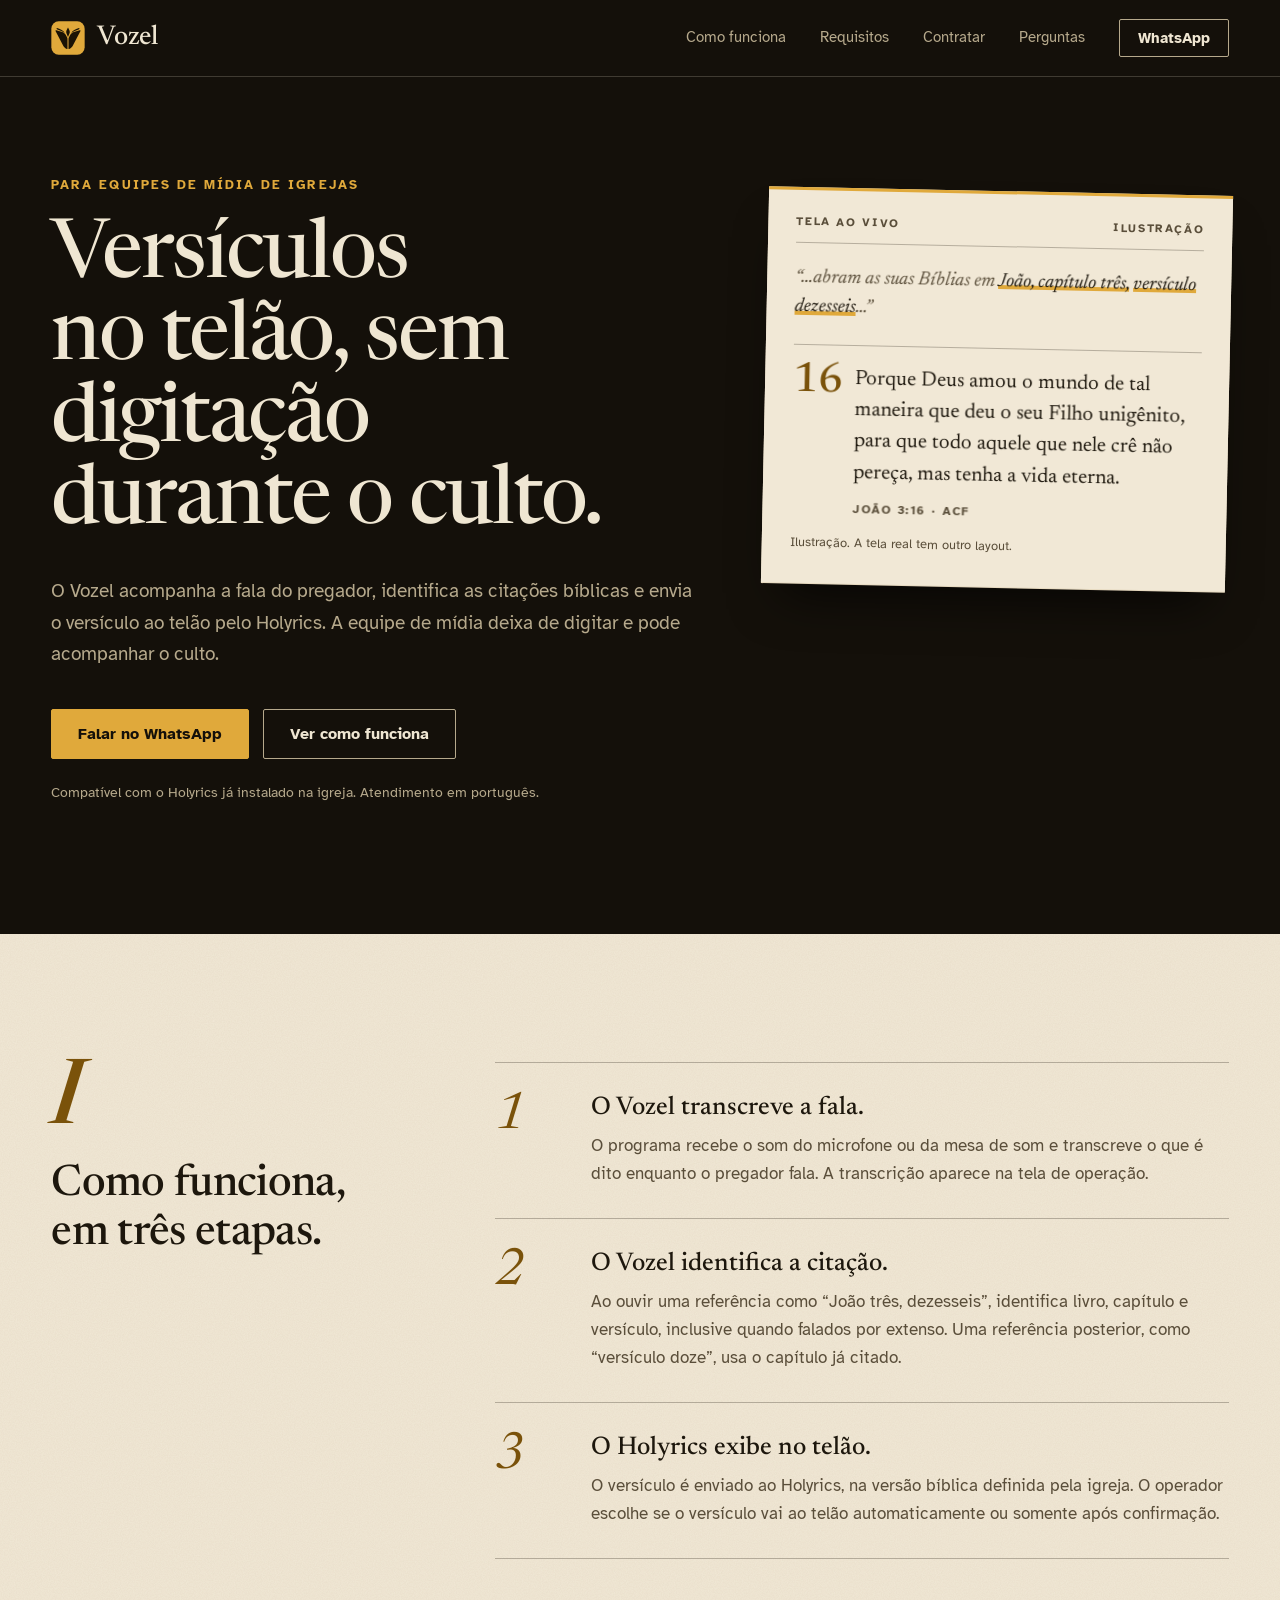
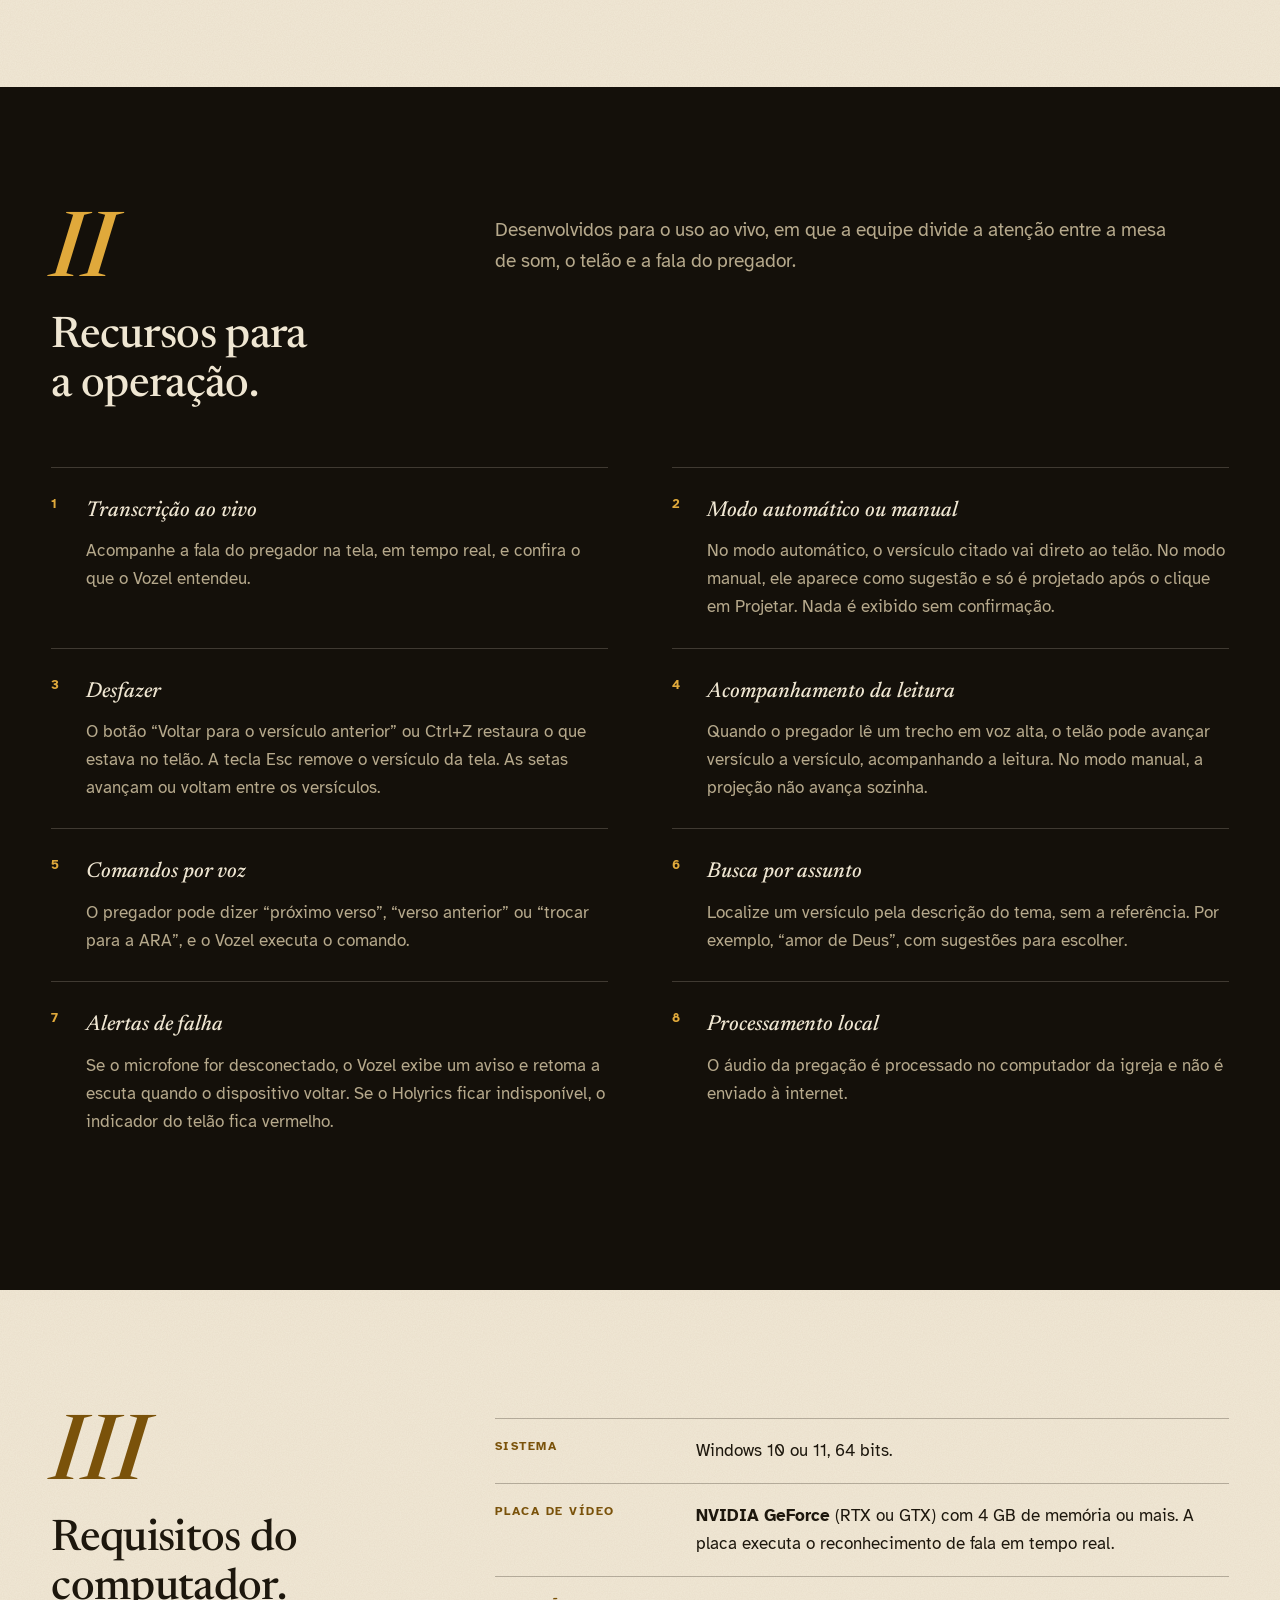
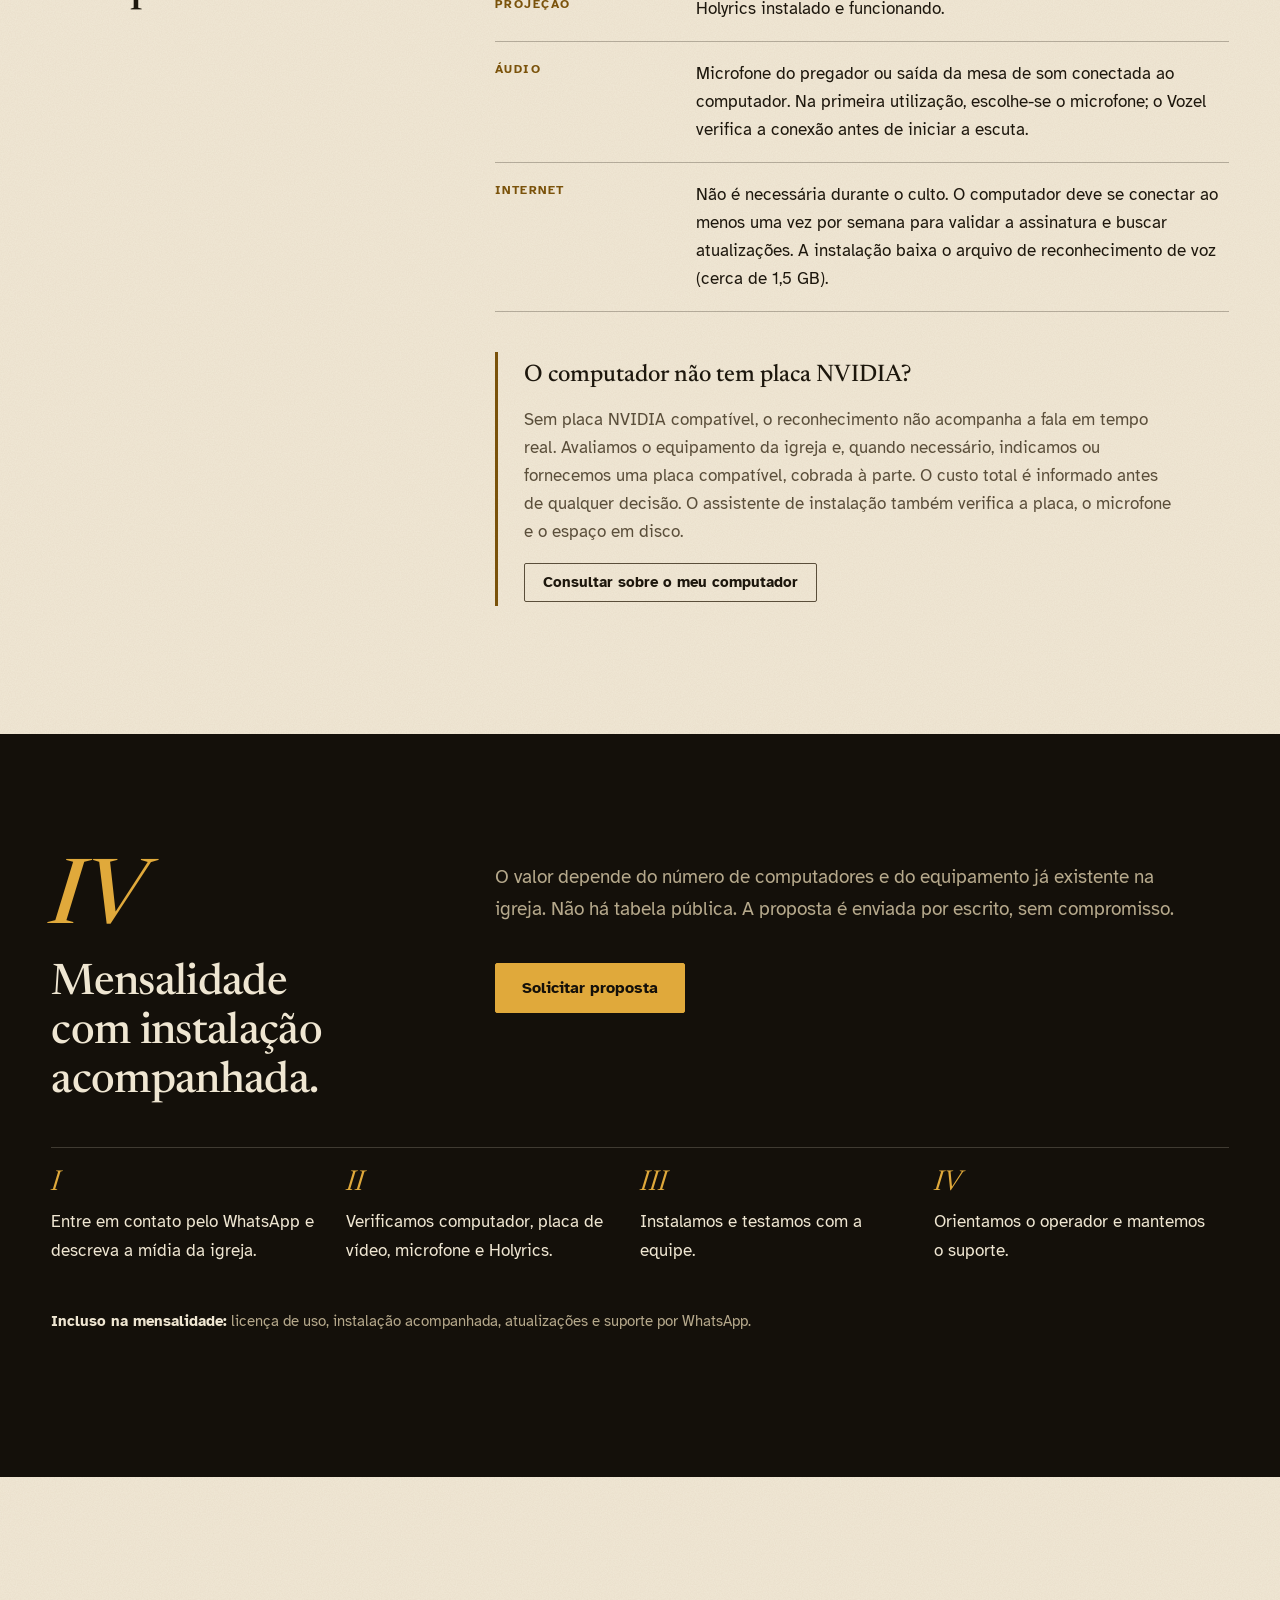
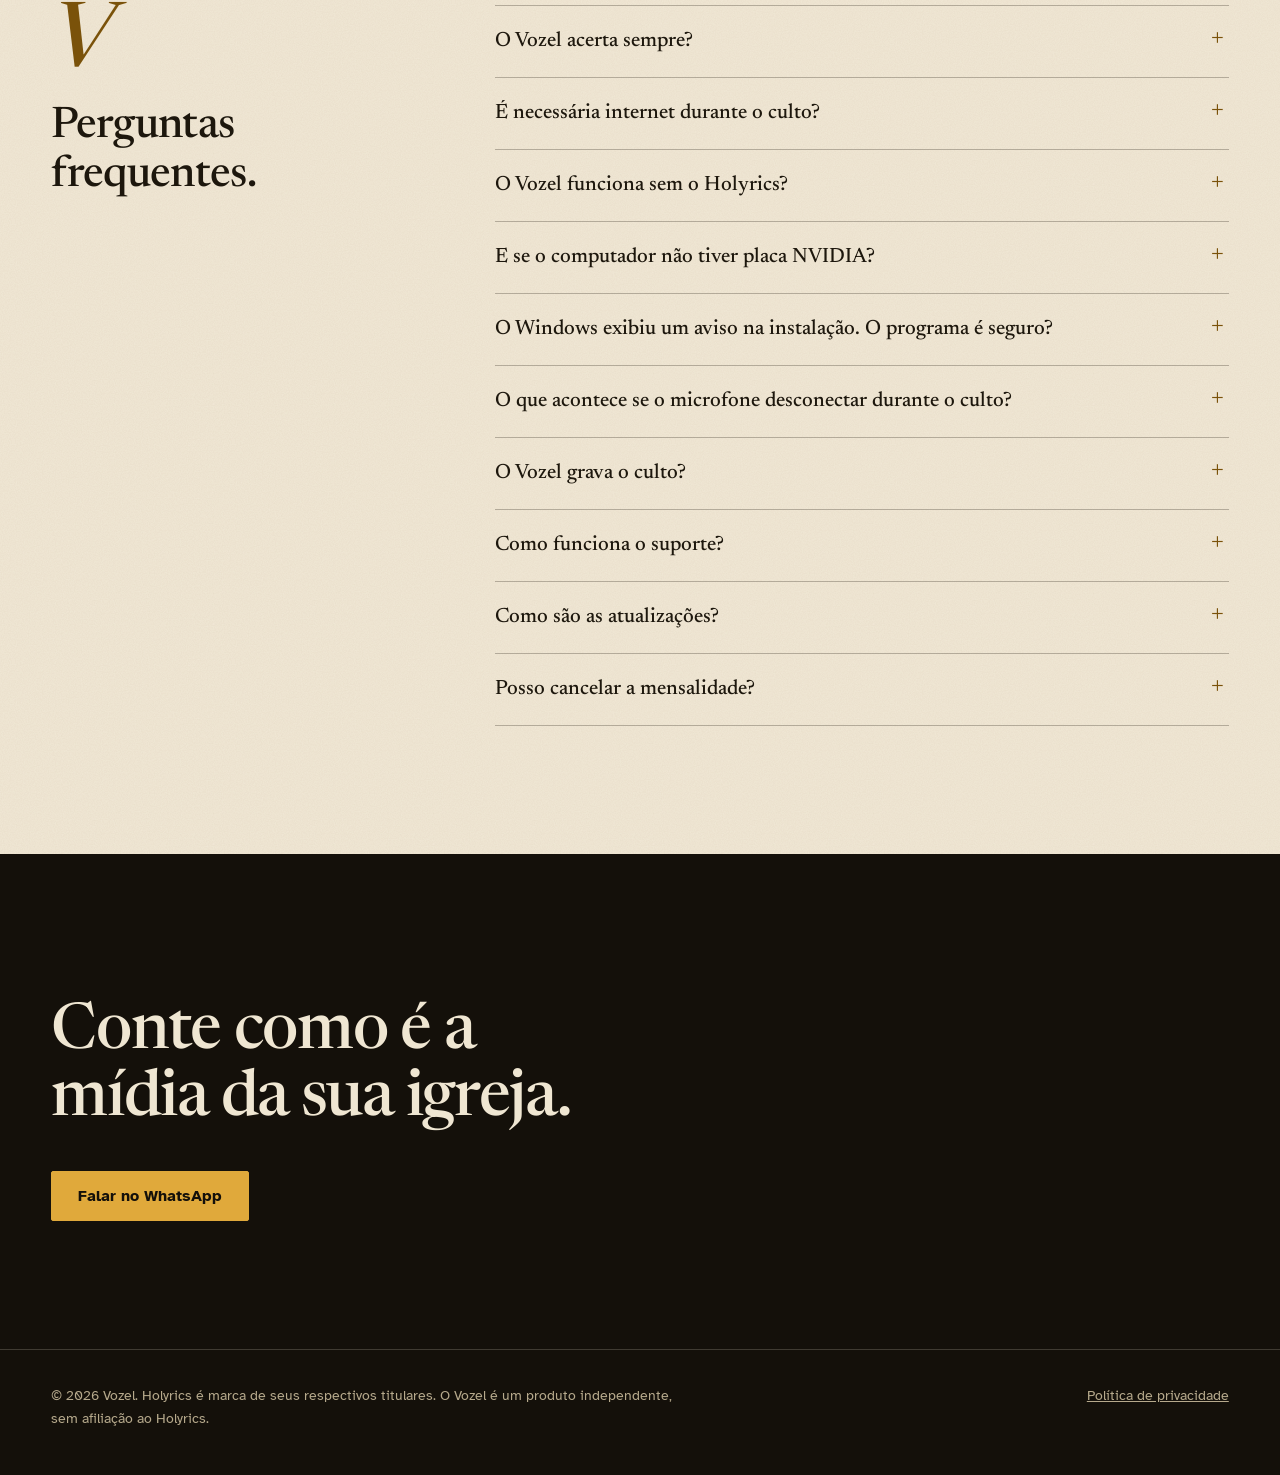
<file: index.html>
<!doctype html>
<html lang="pt-BR">
<head>
<meta charset="utf-8">
<meta name="viewport" content="width=device-width, initial-scale=1">
<title>Vozel: versículos no telão durante o culto</title>
<meta name="description" content="O Vozel acompanha a fala do pregador, identifica as citações bíblicas e envia o versículo ao telão pelo Holyrics. Roda no computador da igreja e não precisa de internet durante o culto.">
<meta name="theme-color" content="#14100a">
<link rel="icon" type="image/svg+xml" href="img/vozel-icone.svg">
<link rel="preload" href="fonts/newsreader-normal-400_700.woff2" as="font" type="font/woff2" crossorigin>
<meta property="og:title" content="Vozel: versículos no telão durante o culto">
<meta property="og:description" content="Identifica as citações bíblicas da pregação e envia o versículo ao telão pelo Holyrics. Funciona no computador da igreja.">
<meta property="og:type" content="website">
<link rel="stylesheet" href="style.css">
</head>
<body>
<a class="skip" href="#conteudo">Ir para o conteúdo</a>

<header class="top">
  <div class="wrap">
    <a class="mark" href="#topo" aria-label="Vozel, início"><img src="img/vozel-icone.svg" alt="" width="34" height="34">Vozel</a>
    <nav aria-label="Principal">
      <a href="#como-funciona">Como funciona</a>
      <a href="#requisitos">Requisitos</a>
      <a href="#contratar">Contratar</a>
      <a href="#perguntas">Perguntas</a>
      <a class="btn line sm" href="https://wa.me/5566999851332?text=Ol%C3%A1!%20Quero%20conhecer%20o%20Vozel." rel="noopener">WhatsApp</a>
    </nav>
  </div>
</header>

<main id="conteudo">

<section class="chapter ink hero" id="topo">
  <div class="wrap">
    <div>
      <p class="kicker">Para equipes de mídia de igrejas</p>
      <h1>Versículos no telão, sem digitação durante o culto.</h1>
      <p class="lede">O Vozel acompanha a fala do pregador, identifica as citações bíblicas e envia o versículo ao telão pelo Holyrics. A equipe de mídia deixa de digitar e pode acompanhar o culto.</p>
      <div class="cta">
        <a class="btn" href="https://wa.me/5566999851332?text=Ol%C3%A1!%20Quero%20conhecer%20o%20Vozel." rel="noopener">Falar no WhatsApp</a>
        <a class="btn line" href="#como-funciona">Ver como funciona</a>
      </div>
      <p class="fine">Compatível com o Holyrics já instalado na igreja. Atendimento em português.</p>
    </div>

    <figure class="sheet" role="group" aria-label="Ilustração do funcionamento: a fala vira referência e o versículo aparece">
      <div class="sheet-tag"><span>Tela Ao Vivo</span><span>Ilustração</span></div>
      <p class="spoken">
        <span class="w" style="animation-delay:.2s">“…abram as suas Bíblias</span>
        <span class="w" style="animation-delay:1s">em <mark>João, capítulo três,</mark></span>
        <span class="w" style="animation-delay:1.6s"><mark>versículo dezesseis</mark>…”</span>
      </p>
      <div class="verse">
        <span class="vn" aria-hidden="true">16</span>
        <p>Porque Deus amou o mundo de tal maneira que deu o seu Filho unigênito, para que todo aquele que nele crê não pereça, mas tenha a vida eterna.</p>
        <cite>João 3:16 · ACF</cite>
      </div>
      <p class="sheet-note">Ilustração. A tela real tem outro layout.</p>
    </figure>
  </div>
</section>

<section class="chapter paper" id="como-funciona">
  <div class="wrap split">
    <div class="chapter-label">
      <span class="numeral" aria-hidden="true">I</span>
      <h2>Como funciona, em três etapas.</h2>
    </div>
    <ol class="moves">
      <li>
        <h3>O Vozel transcreve a fala.</h3>
        <p>O programa recebe o som do microfone ou da mesa de som e transcreve o que é dito enquanto o pregador fala. A transcrição aparece na tela de operação.</p>
      </li>
      <li>
        <h3>O Vozel identifica a citação.</h3>
        <p>Ao ouvir uma referência como “João três, dezesseis”, identifica livro, capítulo e versículo, inclusive quando falados por extenso. Uma referência posterior, como “versículo doze”, usa o capítulo já citado.</p>
      </li>
      <li>
        <h3>O Holyrics exibe no telão.</h3>
        <p>O versículo é enviado ao Holyrics, na versão bíblica definida pela igreja. O operador escolhe se o versículo vai ao telão automaticamente ou somente após confirmação.</p>
      </li>
    </ol>
  </div>
</section>

<section class="chapter ink" id="recursos">
  <div class="wrap">
    <div class="split" style="margin-bottom:56px">
      <div class="chapter-label">
        <span class="numeral" aria-hidden="true">II</span>
        <h2>Recursos para a operação.</h2>
      </div>
      <p class="lede">Desenvolvidos para o uso ao vivo, em que a equipe divide a atenção entre a mesa de som, o telão e a fala do pregador.</p>
    </div>
    <ol class="vlist">
      <li><sup>1</sup><h3>Transcrição ao vivo</h3><p>Acompanhe a fala do pregador na tela, em tempo real, e confira o que o Vozel entendeu.</p></li>
      <li><sup>2</sup><h3>Modo automático ou manual</h3><p>No modo automático, o versículo citado vai direto ao telão. No modo manual, ele aparece como sugestão e só é projetado após o clique em Projetar. Nada é exibido sem confirmação.</p></li>
      <li><sup>3</sup><h3>Desfazer</h3><p>O botão “Voltar para o versículo anterior” ou Ctrl+Z restaura o que estava no telão. A tecla Esc remove o versículo da tela. As setas avançam ou voltam entre os versículos.</p></li>
      <li><sup>4</sup><h3>Acompanhamento da leitura</h3><p>Quando o pregador lê um trecho em voz alta, o telão pode avançar versículo a versículo, acompanhando a leitura. No modo manual, a projeção não avança sozinha.</p></li>
      <li><sup>5</sup><h3>Comandos por voz</h3><p>O pregador pode dizer “próximo verso”, “verso anterior” ou “trocar para a ARA”, e o Vozel executa o comando.</p></li>
      <li><sup>6</sup><h3>Busca por assunto</h3><p>Localize um versículo pela descrição do tema, sem a referência. Por exemplo, “amor de Deus”, com sugestões para escolher.</p></li>
      <li><sup>7</sup><h3>Alertas de falha</h3><p>Se o microfone for desconectado, o Vozel exibe um aviso e retoma a escuta quando o dispositivo voltar. Se o Holyrics ficar indisponível, o indicador do telão fica vermelho.</p></li>
      <li><sup>8</sup><h3>Processamento local</h3><p>O áudio da pregação é processado no computador da igreja e não é enviado à internet.</p></li>
    </ol>
  </div>
</section>

<section class="chapter paper" id="requisitos">
  <div class="wrap split">
    <div class="chapter-label">
      <span class="numeral" aria-hidden="true">III</span>
      <h2>Requisitos do computador.</h2>
    </div>
    <div>
      <dl class="spec">
        <div><dt>Sistema</dt><dd>Windows 10 ou 11, 64 bits.</dd></div>
        <div><dt>Placa de vídeo</dt><dd><b>NVIDIA GeForce</b> (RTX ou GTX) com 4 GB de memória ou mais. A placa executa o reconhecimento de fala em tempo real.</dd></div>
        <div><dt>Projeção</dt><dd>Holyrics instalado e funcionando.</dd></div>
        <div><dt>Áudio</dt><dd>Microfone do pregador ou saída da mesa de som conectada ao computador. Na primeira utilização, escolhe-se o microfone; o Vozel verifica a conexão antes de iniciar a escuta.</dd></div>
        <div><dt>Internet</dt><dd>Não é necessária durante o culto. O computador deve se conectar ao menos uma vez por semana para validar a assinatura e buscar atualizações. A instalação baixa o arquivo de reconhecimento de voz (cerca de 1,5 GB).</dd></div>
      </dl>
      <div class="aside">
        <h3>O computador não tem placa NVIDIA?</h3>
        <p>Sem placa NVIDIA compatível, o reconhecimento não acompanha a fala em tempo real. Avaliamos o equipamento da igreja e, quando necessário, indicamos ou fornecemos uma placa compatível, cobrada à parte. O custo total é informado antes de qualquer decisão. O assistente de instalação também verifica a placa, o microfone e o espaço em disco.</p>
        <a class="btn line sm" href="https://wa.me/5566999851332?text=Ol%C3%A1!%20Quero%20saber%20se%20meu%20computador%20serve%20para%20o%20Vozel." rel="noopener">Consultar sobre o meu computador</a>
      </div>
    </div>
  </div>
</section>

<section class="chapter ink" id="contratar">
  <div class="wrap">
    <div class="split">
      <div class="chapter-label">
        <span class="numeral" aria-hidden="true">IV</span>
        <h2>Mensalidade com instalação acompanhada.</h2>
      </div>
      <div>
        <p class="lede">O valor depende do número de computadores e do equipamento já existente na igreja. Não há tabela pública. A proposta é enviada por escrito, sem compromisso.</p>
        <div class="cta"><a class="btn" href="https://wa.me/5566999851332?text=Ol%C3%A1!%20Quero%20uma%20proposta%20do%20Vozel." rel="noopener">Solicitar proposta</a></div>
      </div>
    </div>
    <ol class="steps">
      <li>Entre em contato pelo WhatsApp e descreva a mídia da igreja.</li>
      <li>Verificamos computador, placa de vídeo, microfone e Holyrics.</li>
      <li>Instalamos e testamos com a equipe.</li>
      <li>Orientamos o operador e mantemos o suporte.</li>
    </ol>
    <p class="included"><b>Incluso na mensalidade:</b> licença de uso, instalação acompanhada, atualizações e suporte por WhatsApp.</p>
  </div>
</section>

<!--
  Depoimentos: publicar só com igreja-piloto e autorização por escrito.
  Sugestão: um capítulo "V" antes das perguntas, com citação em corpo grande e o nome da igreja.
-->

<section class="chapter paper" id="perguntas">
  <div class="wrap split">
    <div class="chapter-label">
      <span class="numeral" aria-hidden="true">V</span>
      <h2>Perguntas frequentes.</h2>
    </div>
    <div class="faq">
      <details><summary>O Vozel acerta sempre?</summary><p>Nenhum sistema de reconhecimento de fala é infalível. A transcrição fica visível na tela, e o modo manual exige confirmação para cada projeção. Um erro pode ser removido com Esc ou desfeito com Ctrl+Z.</p></details>
      <details><summary>É necessária internet durante o culto?</summary><p>Não. O Vozel funciona sem internet. O computador só precisa se conectar ao menos uma vez por semana para validar a assinatura e buscar atualizações.</p></details>
      <details><summary>O Vozel funciona sem o Holyrics?</summary><p>Não para projetar. O Holyrics exibe o versículo no telão. Sem ele, a transcrição continua visível na tela de operação, mas nada é enviado ao telão.</p></details>
      <details><summary>E se o computador não tiver placa NVIDIA?</summary><p>A placa é obrigatória. Podemos indicar ou fornecer uma compatível, cobrada à parte, após avaliar o equipamento da igreja.</p></details>
      <details><summary>O Windows exibiu um aviso na instalação. O programa é seguro?</summary><p>Por ser um programa novo, o Windows pode exibir um aviso de editor desconhecido na primeira instalação. A instalação é acompanhada pela nossa equipe, passo a passo.</p></details>
      <details><summary>O que acontece se o microfone desconectar durante o culto?</summary><p>O Vozel exibe um aviso e retoma a escuta quando o microfone for reconectado. Se o Holyrics ficar indisponível, o indicador do telão fica vermelho e o operador é avisado.</p></details>
      <details><summary>O Vozel grava o culto?</summary><p>Não grava o som. No computador, o programa guarda um registro em texto da transcrição e dos versículos exibidos, usado para suporte e para as gravações de culto iniciadas pelo operador. Esse registro só é enviado se você decidir compartilhá-lo.</p></details>
      <details><summary>Como funciona o suporte?</summary><p>Por WhatsApp, em português. O botão “Gerar pacote de suporte” reúne as informações necessárias, sem senhas, em um arquivo que você envia para nós.</p></details>
      <details><summary>Como são as atualizações?</summary><p>O programa avisa quando há uma nova versão. A atualização é feita com um clique, nunca durante o culto, e o arquivo é verificado antes da instalação.</p></details>
      <details><summary>Posso cancelar a mensalidade?</summary><p>Sim. As condições contratuais constam da proposta, que deve ser lida antes da contratação.</p></details>
    </div>
  </div>
</section>

<section class="chapter ink closing">
  <div class="wrap">
    <h2>Conte como é a mídia da sua igreja.</h2>
    <div class="cta"><a class="btn" href="https://wa.me/5566999851332?text=Ol%C3%A1!%20Quero%20conhecer%20o%20Vozel." rel="noopener">Falar no WhatsApp</a></div>
  </div>
</section>

</main>

<footer class="foot">
  <div class="wrap">
    <p>© <span id="ano">2026</span> Vozel. Holyrics é marca de seus respectivos titulares. O Vozel é um produto independente, sem afiliação ao Holyrics.</p>
    <a href="privacidade.html">Política de privacidade</a>
  </div>
</footer>
<script>document.getElementById("ano").textContent = new Date().getFullYear();</script>
</body>
</html>
</file>
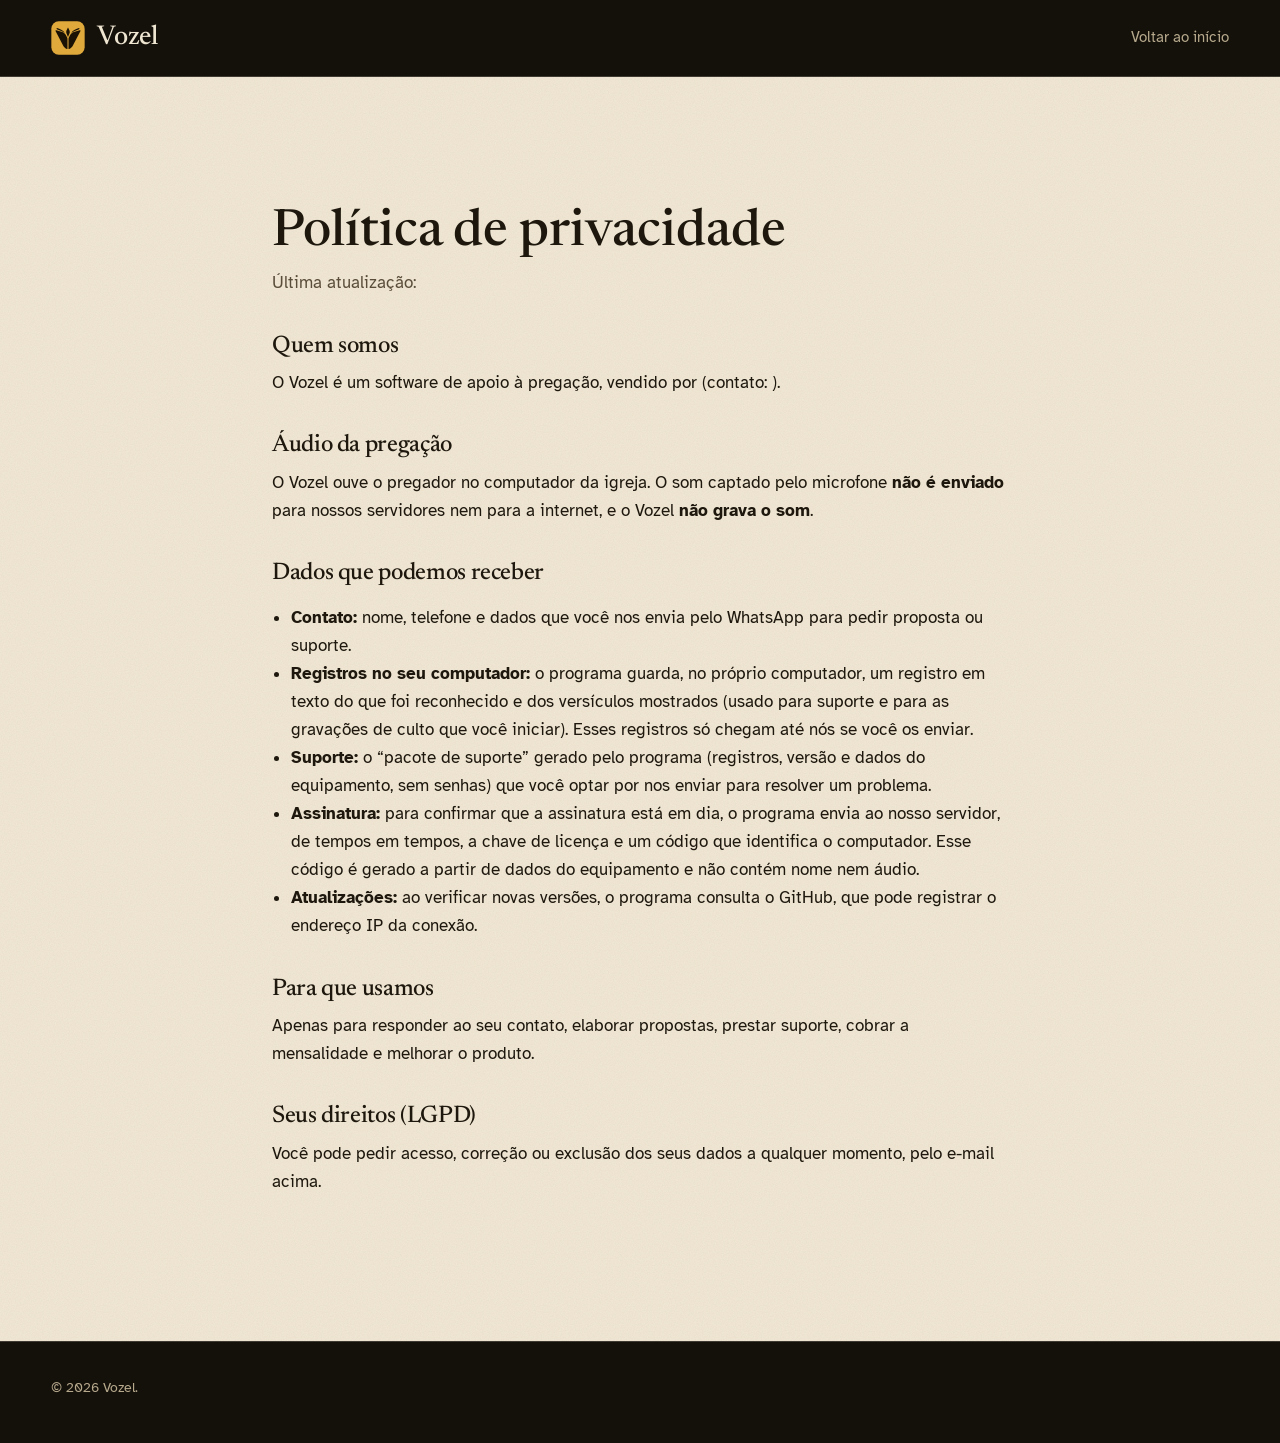
<file: privacidade.html>
<!doctype html>
<html lang="pt-BR">
<head>
<meta charset="utf-8">
<meta name="viewport" content="width=device-width, initial-scale=1">
<title>Política de privacidade — Vozel</title>
<link rel="icon" type="image/svg+xml" href="img/vozel-icone.svg">
<link rel="stylesheet" href="style.css">
</head>
<body>
<header class="top">
  <div class="wrap">
    <a class="mark" href="index.html" aria-label="Vozel, início"><img src="img/vozel-icone.svg" alt="" width="34" height="34">Vozel</a>
    <nav aria-label="Principal"><a href="index.html">Voltar ao início</a></nav>
  </div>
</header>
<main class="chapter paper">
  <div class="wrap prose">
    <h1>Política de privacidade</h1>
  <p class="muted">Última atualização: <!-- PREENCHER: data --></p>

  <!-- ATENÇÃO: modelo inicial. Revise com um advogado (LGPD) e preencha os dados do controlador antes de publicar. -->

  <h2>Quem somos</h2>
  <p>O Vozel é um software de apoio à pregação, vendido por <!-- PREENCHER: razão social/nome e CNPJ/CPF --> (contato: <!-- PREENCHER: e-mail -->).</p>

  <h2>Áudio da pregação</h2>
  <p>O Vozel ouve o pregador no computador da igreja. O som captado pelo microfone <b>não é enviado</b> para nossos servidores nem para a internet, e o Vozel <b>não grava o som</b>.</p>

  <h2>Dados que podemos receber</h2>
  <ul>
    <li><b>Contato:</b> nome, telefone e dados que você nos envia pelo WhatsApp para pedir proposta ou suporte.</li>
    <li><b>Registros no seu computador:</b> o programa guarda, no próprio computador, um registro em texto do que foi reconhecido e dos versículos mostrados (usado para suporte e para as gravações de culto que você iniciar). Esses registros só chegam até nós se você os enviar.</li>
    <li><b>Suporte:</b> o “pacote de suporte” gerado pelo programa (registros, versão e dados do equipamento, sem senhas) que você optar por nos enviar para resolver um problema.</li>
    <li><b>Assinatura:</b> para confirmar que a assinatura está em dia, o programa envia ao nosso servidor, de tempos em tempos, a chave de licença e um código que identifica o computador. Esse código é gerado a partir de dados do equipamento e não contém nome nem áudio.</li>
    <li><b>Atualizações:</b> ao verificar novas versões, o programa consulta o GitHub, que pode registrar o endereço IP da conexão.</li>
  </ul>

  <h2>Para que usamos</h2>
  <p>Apenas para responder ao seu contato, elaborar propostas, prestar suporte, cobrar a mensalidade e melhorar o produto.</p>

  <h2>Seus direitos (LGPD)</h2>
  <p>Você pode pedir acesso, correção ou exclusão dos seus dados a qualquer momento, pelo e-mail acima.</p>
  </div>
</main>
<footer class="foot"><div class="wrap"><p>© <span id="ano">2026</span> Vozel.</p></div></footer>
<script>document.getElementById("ano").textContent = new Date().getFullYear();</script>
</body>
</html>
</file>
<file: style.css>
/* Vozel — landing. Direção: página de Bíblia impressa (tinta, papel, dourado de capitular). */

@font-face { font-family: "Newsreader"; font-style: normal; font-weight: 400 700; font-display: swap; src: url("fonts/newsreader-normal-400_700.woff2") format("woff2"); }
@font-face { font-family: "Newsreader"; font-style: italic; font-weight: 400 600; font-display: swap; src: url("fonts/newsreader-italic-400_600.woff2") format("woff2"); }
@font-face { font-family: "Atkinson Hyperlegible"; font-style: normal; font-weight: 400; font-display: swap; src: url("fonts/atkinson-hyperlegible-normal-400.woff2") format("woff2"); }
@font-face { font-family: "Atkinson Hyperlegible"; font-style: normal; font-weight: 700; font-display: swap; src: url("fonts/atkinson-hyperlegible-normal-700.woff2") format("woff2"); }

:root {
  --ink: #14100a;
  --ink-soft: #1d170d;
  --paper: #f1e8d6;
  --paper-deep: #e6d9bf;
  --gold: #e0a93b;
  --gold-ink: #7a520a;          /* dourado legível sobre papel */
  --on-ink: #efe6d2;
  --on-ink-muted: #b6a98c;
  --on-paper: #1d170d;
  --on-paper-muted: #5a4e3a;
  --rule-ink: rgba(239, 230, 210, .2);
  --rule-paper: rgba(29, 23, 13, .28);

  --serif: "Newsreader", "Iowan Old Style", Georgia, serif;
  --sans: "Atkinson Hyperlegible", "Segoe UI", system-ui, sans-serif;

  --gutter: clamp(20px, 4vw, 56px);
  --max: 1200px;
  --step-0: 1.0625rem;
}

*, *::before, *::after { box-sizing: border-box; }
html { scroll-behavior: smooth; -webkit-text-size-adjust: 100%; }
body { margin: 0; background: var(--ink); color: var(--on-ink); font: 400 var(--step-0)/1.65 var(--sans); }
img, svg { max-width: 100%; display: block; }
a { color: inherit; }
p { margin: 0 0 1em; }
h1, h2, h3 { font-family: var(--serif); font-weight: 500; margin: 0; text-wrap: balance; }
:focus-visible { outline: 3px solid var(--gold); outline-offset: 3px; }
.paper :focus-visible { outline-color: var(--gold-ink); }

.skip { position: absolute; left: -999px; top: 8px; background: var(--gold); color: var(--ink); padding: 10px 16px; z-index: 50; }
.skip:focus { left: 8px; }
.wrap { width: min(var(--max), 100% - 2 * var(--gutter)); margin-inline: auto; }

/* ---------- cabeçalho ---------- */
.top { border-bottom: 1px solid var(--rule-ink); }
.top .wrap { display: flex; align-items: center; justify-content: space-between; gap: 20px; min-height: 76px; }
.mark { display: inline-flex; align-items: center; gap: 12px; text-decoration: none; font: 500 1.7rem/1 var(--serif); letter-spacing: -.01em; }
.mark img { width: 34px; height: 34px; }
.top nav { display: flex; align-items: center; gap: clamp(16px, 3vw, 34px); font-size: .95rem; }
.top nav a:not(.btn) { color: var(--on-ink-muted); text-decoration: none; }
.top nav a:not(.btn):hover { color: var(--on-ink); text-decoration: underline; text-underline-offset: 6px; text-decoration-color: var(--gold); }

.btn { display: inline-block; background: var(--gold); color: var(--ink); font: 700 1rem/1 var(--sans); padding: 16px 26px; border: 1px solid var(--gold); border-radius: 2px; text-decoration: none; }
.btn:hover { background: #efbd57; }
.btn.line { background: transparent; color: var(--on-ink); border-color: var(--on-ink-muted); }
.btn.line:hover { border-color: var(--gold); color: var(--gold); }
.btn.sm { padding: 11px 18px; font-size: .92rem; }
.paper .btn.line { color: var(--on-paper); border-color: var(--on-paper-muted); }
.paper .btn.line:hover { color: var(--gold-ink); border-color: var(--gold-ink); }

/* ---------- capítulos ---------- */
.chapter { padding: clamp(72px, 10vw, 140px) 0; position: relative; }
.ink { background: var(--ink); color: var(--on-ink); }
.paper {
  background-color: var(--paper); color: var(--on-paper);
  background-image: url("data:image/svg+xml;utf8,<svg xmlns='http://www.w3.org/2000/svg' width='220' height='220'><filter id='n'><feTurbulence type='fractalNoise' baseFrequency='.85' numOctaves='2' stitchTiles='stitch'/><feColorMatrix values='0 0 0 0 .3  0 0 0 0 .22  0 0 0 0 .1  0 0 0 .09 0'/></filter><rect width='100%' height='100%' filter='url(%23n)'/></svg>");
}
.split { display: grid; grid-template-columns: minmax(0, 4fr) minmax(0, 8fr); gap: clamp(28px, 6vw, 96px); align-items: start; }
.chapter-label { position: sticky; top: 28px; }
.numeral { display: block; font: italic 500 clamp(3.5rem, 7vw, 6rem)/.9 var(--serif); color: var(--gold); }
.paper .numeral { color: var(--gold-ink); }
.chapter h2 { font-size: clamp(1.9rem, 3.4vw, 2.9rem); line-height: 1.12; letter-spacing: -.015em; margin-top: 18px; }
.lede { font-size: 1.2rem; color: var(--on-paper-muted); max-width: 36em; }
.ink .lede { color: var(--on-ink-muted); }

/* ---------- abertura ---------- */
.hero { padding: clamp(56px, 8vw, 110px) 0 clamp(72px, 9vw, 130px); }
.hero .wrap { display: grid; grid-template-columns: minmax(0, 7fr) minmax(0, 5fr); gap: clamp(32px, 5vw, 72px); align-items: start; }
.kicker { font: 700 .8rem/1 var(--sans); letter-spacing: .16em; text-transform: uppercase; color: var(--gold); margin-bottom: 26px; }
.hero h1 { font-size: clamp(2.8rem, 6.4vw, 5.6rem); line-height: 1; letter-spacing: -.025em; font-weight: 450; }
.hero h1 em { font-style: italic; color: var(--gold); font-weight: 400; }
.hero .lede { margin-top: 30px; }
.cta { display: flex; flex-wrap: wrap; gap: 14px; margin-top: 38px; }
.fine { font-size: .9rem; color: var(--on-ink-muted); margin-top: 22px; }

/* A "folha": a demonstração, composta como página impressa. */
.sheet {
  margin: 12px 0 0; background: var(--paper); color: var(--on-paper); padding: 26px 28px 30px;
  transform: rotate(1.2deg); box-shadow: 0 1px 0 var(--paper-deep), 0 30px 50px -20px rgba(0, 0, 0, .7);
  border-top: 3px solid var(--gold);
}
.sheet-tag { display: flex; justify-content: space-between; font: 700 .72rem/1 var(--sans); letter-spacing: .14em; text-transform: uppercase; color: var(--on-paper-muted); padding-bottom: 14px; border-bottom: 1px solid var(--rule-paper); }
.spoken { font: italic 400 1.2rem/1.55 var(--serif); color: var(--on-paper-muted); margin: 20px 0 0; }
.spoken .w { opacity: 0; animation: say .5s ease forwards; }
.spoken mark { background: none; color: var(--on-paper); background-image: linear-gradient(var(--gold), var(--gold)); background-repeat: no-repeat; background-position: 0 92%; background-size: 0 .22em; animation: sweep 1s ease 2.1s forwards; }
.verse { margin-top: 22px; padding-top: 18px; border-top: 1px solid var(--rule-paper); display: grid; grid-template-columns: 3.4rem 1fr; column-gap: 8px; opacity: 0; transform: translateY(8px); animation: set .8s ease 3.3s forwards; }
.verse .vn { font: 500 2.6rem/.9 var(--serif); color: var(--gold-ink); }
.verse p { font: 400 1.3rem/1.5 var(--serif); margin: 0; }
.verse cite { grid-column: 2; font: 700 .78rem/1 var(--sans); font-style: normal; letter-spacing: .12em; text-transform: uppercase; color: var(--on-paper-muted); margin-top: 14px; }
.sheet-note { font-size: .8rem; color: var(--on-paper-muted); margin: 18px 0 0; }
@keyframes say { to { opacity: 1; } }
@keyframes sweep { to { background-size: 100% .22em; } }
@keyframes set { to { opacity: 1; transform: none; } }

/* ---------- I · movimentos ---------- */
.moves { list-style: none; margin: 0; padding: 0; counter-reset: m; }
.moves li { display: grid; grid-template-columns: 4.5rem 1fr; gap: 8px 24px; padding: 30px 0; border-top: 1px solid var(--rule-paper); counter-increment: m; }
.moves li:last-child { border-bottom: 1px solid var(--rule-paper); }
.moves li::before { content: counter(m); font: italic 400 3.2rem/.9 var(--serif); color: var(--gold-ink); grid-row: span 2; }
.moves h3 { font-size: 1.6rem; line-height: 1.2; }
.moves p { margin: 0; color: var(--on-paper-muted); max-width: 40em; }

/* ---------- II · versículos numerados ---------- */
.vlist { list-style: none; margin: 0; padding: 0; display: grid; grid-template-columns: 1fr 1fr; gap: 0 clamp(28px, 5vw, 72px); }
.vlist li { position: relative; padding: 26px 0 26px 2.2rem; border-top: 1px solid var(--rule-ink); }
.vlist sup { position: absolute; left: 0; top: 30px; font: 700 .8rem/1 var(--sans); color: var(--gold); vertical-align: baseline; }
.vlist h3 { font-size: 1.35rem; margin-bottom: 8px; font-style: italic; font-weight: 500; }
.vlist p { margin: 0; color: var(--on-ink-muted); }

/* ---------- III · ficha técnica ---------- */
.spec { margin: 0; }
.spec div { display: grid; grid-template-columns: minmax(7rem, 1fr) 3fr; gap: 6px 24px; padding: 18px 0; border-top: 1px solid var(--rule-paper); }
.spec div:last-child { border-bottom: 1px solid var(--rule-paper); }
.spec dt { font: 700 .78rem/1.6 var(--sans); letter-spacing: .12em; text-transform: uppercase; color: var(--gold-ink); }
.spec dd { margin: 0; }
.aside { margin-top: 40px; padding: 4px 0 4px 26px; border-left: 3px solid var(--gold-ink); max-width: 40em; }
.aside h3 { font-size: 1.5rem; margin-bottom: 10px; }
.aside p { color: var(--on-paper-muted); }

/* ---------- IV · contratar ---------- */
.steps { list-style: none; padding: 0; margin: 40px 0 0; display: grid; grid-template-columns: repeat(4, 1fr); gap: 0; counter-reset: s; border-top: 1px solid var(--rule-ink); }
.steps li { counter-increment: s; padding: 22px 22px 0 0; }
.steps li::before { content: counter(s, upper-roman); display: block; font: italic 400 1.8rem/1 var(--serif); color: var(--gold); margin-bottom: 10px; }
.steps li { color: var(--on-ink); }
.included { margin-top: 44px; font-size: .95rem; color: var(--on-ink-muted); }
.included b { color: var(--on-ink); }

/* ---------- V · perguntas ---------- */
.faq details { border-top: 1px solid var(--rule-paper); }
.faq details:last-child { border-bottom: 1px solid var(--rule-paper); }
.faq summary { cursor: pointer; list-style: none; padding: 22px 40px 22px 0; font: 500 1.3rem/1.3 var(--serif); position: relative; }
.faq summary::-webkit-details-marker { display: none; }
.faq summary::after { content: "+"; position: absolute; right: 4px; top: 18px; font: 400 1.8rem/1 var(--serif); color: var(--gold-ink); }
.faq details[open] summary::after { content: "\2212"; }
.faq p { color: var(--on-paper-muted); max-width: 42em; padding-bottom: 22px; margin: 0; }

/* ---------- encerramento e rodapé ---------- */
.closing { text-align: left; }
.closing h2 { font-size: clamp(2.2rem, 5vw, 4.2rem); line-height: 1.04; letter-spacing: -.02em; max-width: 14em; }
.closing h2 em { font-style: italic; color: var(--gold); font-weight: 400; }
.foot { border-top: 1px solid var(--rule-ink); padding: 34px 0 44px; font-size: .88rem; color: var(--on-ink-muted); }
.foot .wrap { display: flex; flex-wrap: wrap; gap: 14px 40px; justify-content: space-between; }
.foot p { margin: 0; max-width: 46em; }

/* ---------- texto corrido (privacidade) ---------- */
.prose { max-width: 46rem; }
.prose h1 { font-size: clamp(2.2rem, 4vw, 3.2rem); line-height: 1.1; margin-bottom: 8px; }
.prose h2 { font-size: 1.5rem; margin: 2.2rem 0 .6rem; }
.prose ul { padding-left: 1.2rem; }
.prose .muted { color: var(--on-paper-muted); }
.prose a { color: var(--gold-ink); }

/* ---------- responsivo ---------- */
@media (max-width: 900px) {
  .hero .wrap, .split { grid-template-columns: 1fr; }
  .chapter-label { position: static; }
  .sheet { transform: none; }
  .vlist { grid-template-columns: 1fr; }
  .steps { grid-template-columns: 1fr 1fr; }
  .steps li { padding-bottom: 20px; }
}
@media (max-width: 560px) {
  .top nav a:not(.btn) { display: none; }
  .moves li { grid-template-columns: 3rem 1fr; gap: 6px 16px; }
  .spec div { grid-template-columns: 1fr; }
  .steps { grid-template-columns: 1fr; }
}
@media (prefers-reduced-motion: reduce) {
  html { scroll-behavior: auto; }
  .spoken .w, .verse { animation: none; opacity: 1; transform: none; }
  .spoken mark { animation: none; background-size: 100% .22em; }
}
</file>
